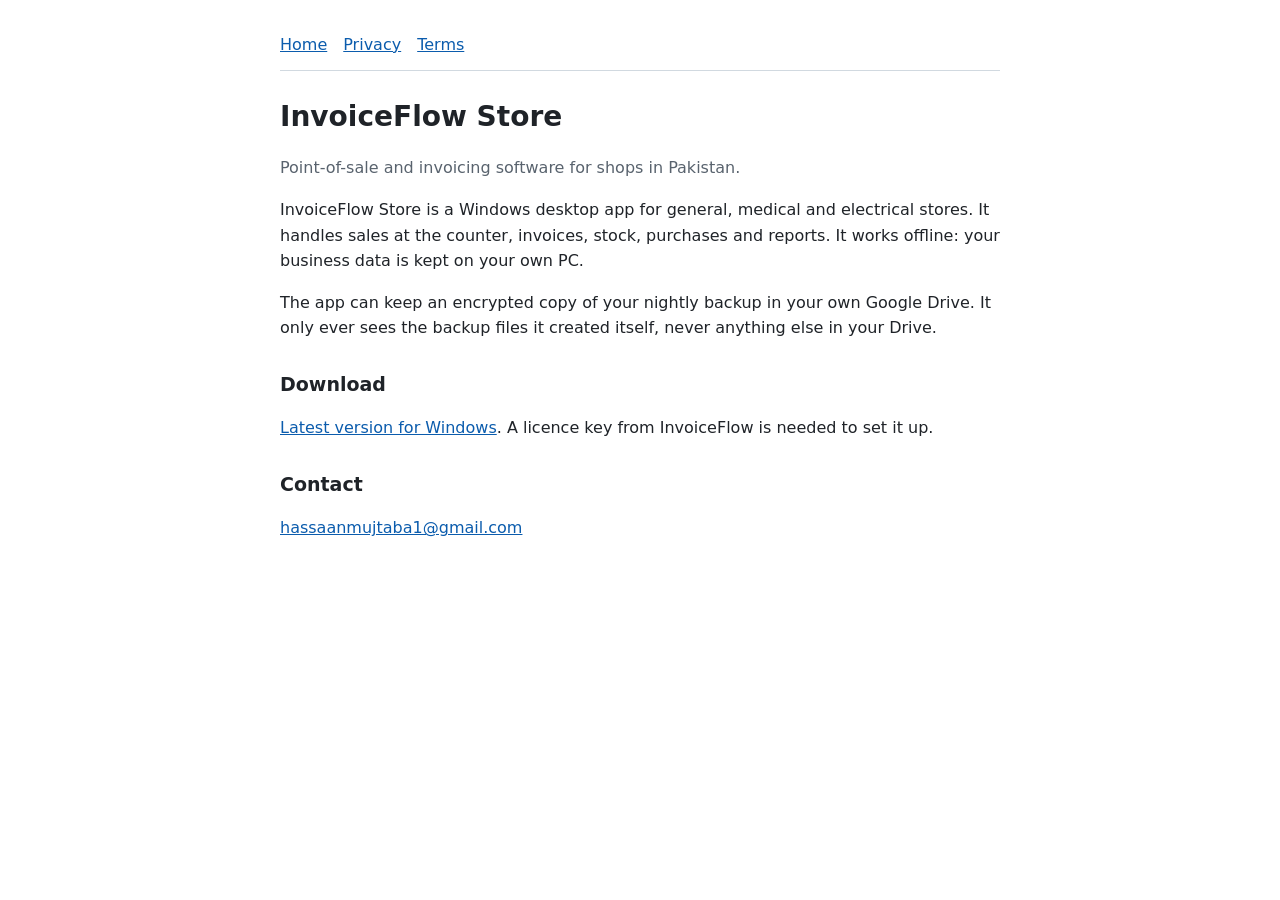
<file: index.html>
<!doctype html><html lang="en"><head><meta charset="utf-8"><meta name="viewport" content="width=device-width,initial-scale=1">
<title>InvoiceFlow Store</title><link rel="stylesheet" href="style.css"></head><body><main>
<nav><a href="./">Home</a><a href="privacy.html">Privacy</a><a href="terms.html">Terms</a></nav>
<h1>InvoiceFlow Store</h1>
<p class="muted">Point-of-sale and invoicing software for shops in Pakistan.</p>
<p>InvoiceFlow Store is a Windows desktop app for general, medical and electrical stores. It handles sales at the counter, invoices, stock, purchases and reports. It works offline: your business data is kept on your own PC.</p>
<p>The app can keep an encrypted copy of your nightly backup in your own Google Drive. It only ever sees the backup files it created itself, never anything else in your Drive.</p>
<h2>Download</h2>
<p><a href="https://github.com/HassaanMujtaba/invoiceflow-store-releases/releases/latest">Latest version for Windows</a>. A licence key from InvoiceFlow is needed to set it up.</p>
<h2>Contact</h2>
<p><a href="mailto:hassaanmujtaba1@gmail.com">hassaanmujtaba1@gmail.com</a></p>
</main></body></html>
</file>
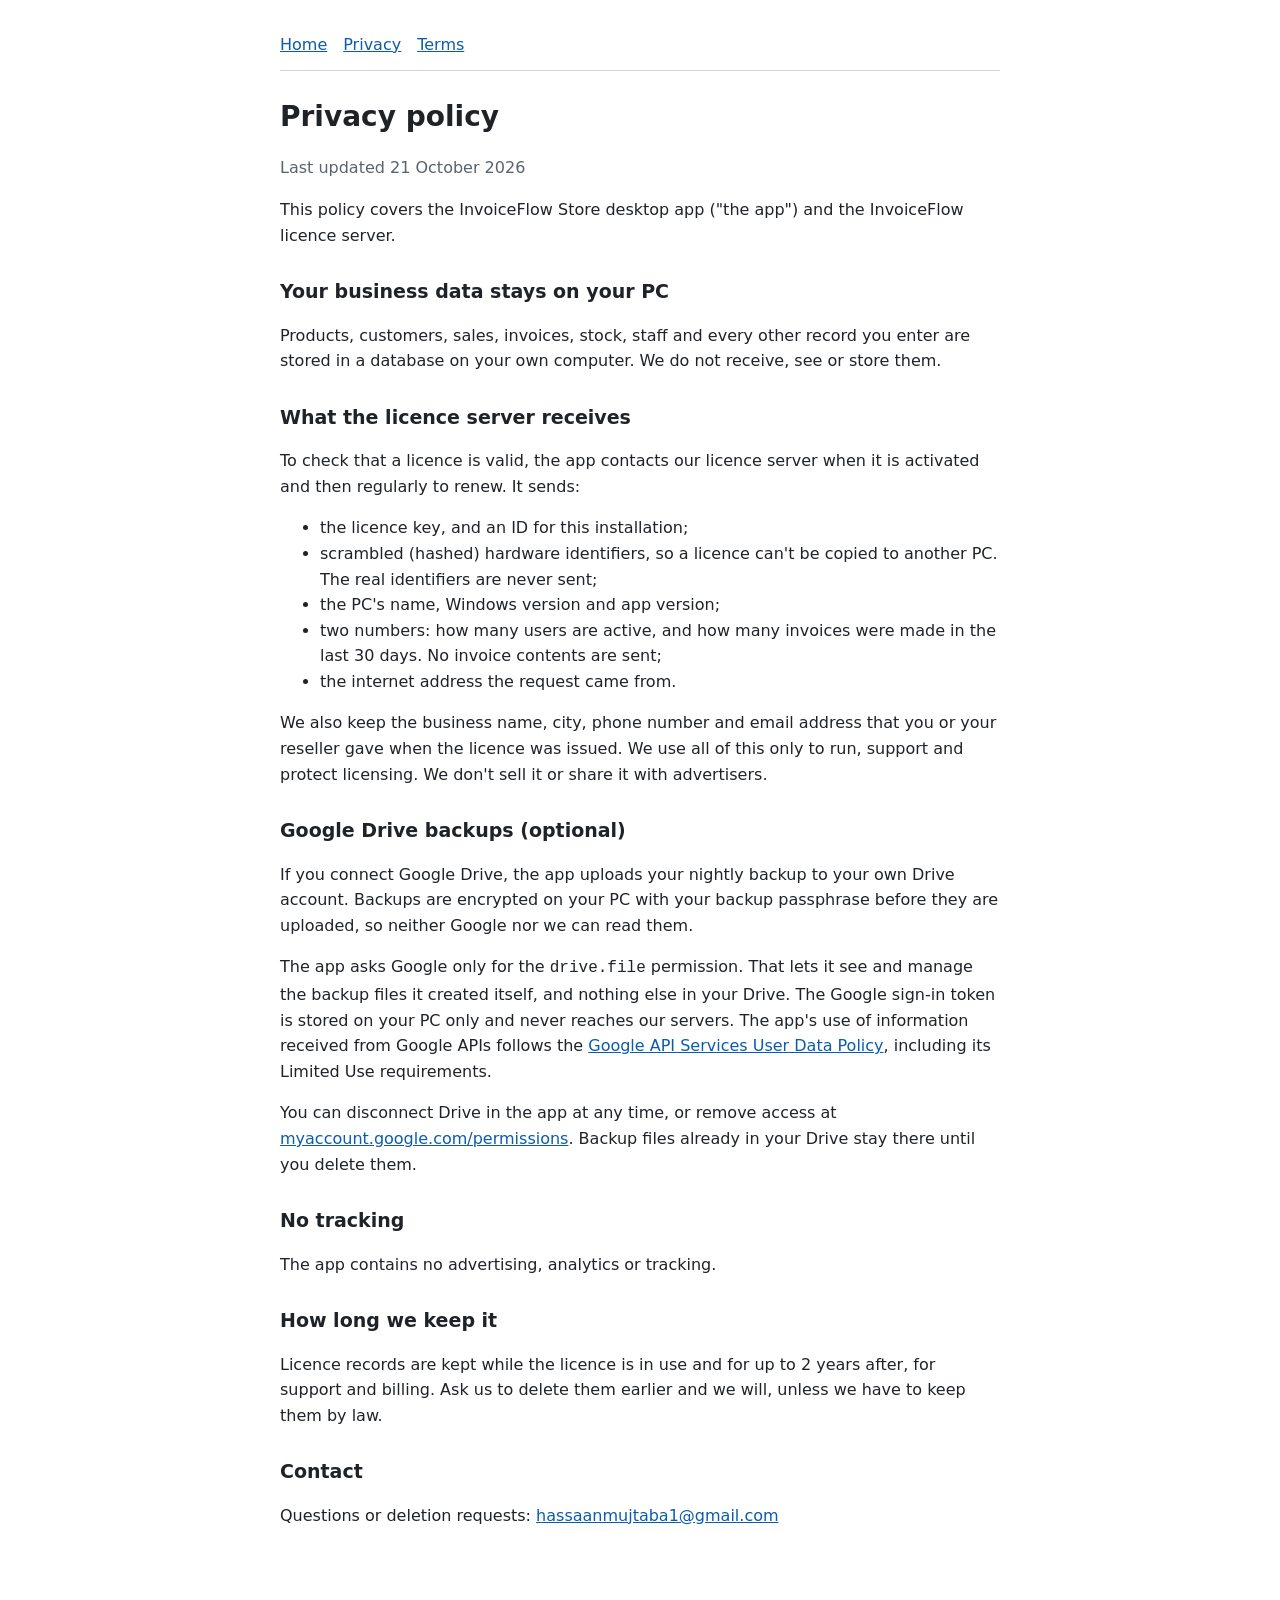
<file: privacy.html>
<!doctype html><html lang="en"><head><meta charset="utf-8"><meta name="viewport" content="width=device-width,initial-scale=1">
<title>InvoiceFlow Privacy</title><link rel="stylesheet" href="style.css"></head><body><main>
<nav><a href="./">Home</a><a href="privacy.html">Privacy</a><a href="terms.html">Terms</a></nav>
<h1>Privacy policy</h1>
<p class="muted">Last updated 21 October 2026</p>
<p>This policy covers the InvoiceFlow Store desktop app ("the app") and the InvoiceFlow licence server.</p>

<h2>Your business data stays on your PC</h2>
<p>Products, customers, sales, invoices, stock, staff and every other record you enter are stored in a database on your own computer. We do not receive, see or store them.</p>

<h2>What the licence server receives</h2>
<p>To check that a licence is valid, the app contacts our licence server when it is activated and then regularly to renew. It sends:</p>
<ul>
<li>the licence key, and an ID for this installation;</li>
<li>scrambled (hashed) hardware identifiers, so a licence can't be copied to another PC. The real identifiers are never sent;</li>
<li>the PC's name, Windows version and app version;</li>
<li>two numbers: how many users are active, and how many invoices were made in the last 30 days. No invoice contents are sent;</li>
<li>the internet address the request came from.</li>
</ul>
<p>We also keep the business name, city, phone number and email address that you or your reseller gave when the licence was issued. We use all of this only to run, support and protect licensing. We don't sell it or share it with advertisers.</p>

<h2>Google Drive backups (optional)</h2>
<p>If you connect Google Drive, the app uploads your nightly backup to your own Drive account. Backups are encrypted on your PC with your backup passphrase before they are uploaded, so neither Google nor we can read them.</p>
<p>The app asks Google only for the <code>drive.file</code> permission. That lets it see and manage the backup files it created itself, and nothing else in your Drive. The Google sign-in token is stored on your PC only and never reaches our servers. The app's use of information received from Google APIs follows the <a href="https://developers.google.com/terms/api-services-user-data-policy">Google API Services User Data Policy</a>, including its Limited Use requirements.</p>
<p>You can disconnect Drive in the app at any time, or remove access at <a href="https://myaccount.google.com/permissions">myaccount.google.com/permissions</a>. Backup files already in your Drive stay there until you delete them.</p>

<h2>No tracking</h2>
<p>The app contains no advertising, analytics or tracking.</p>

<h2>How long we keep it</h2>
<p>Licence records are kept while the licence is in use and for up to 2 years after, for support and billing. Ask us to delete them earlier and we will, unless we have to keep them by law.</p>

<h2>Contact</h2>
<p>Questions or deletion requests: <a href="mailto:hassaanmujtaba1@gmail.com">hassaanmujtaba1@gmail.com</a></p>
</main></body></html>
</file>
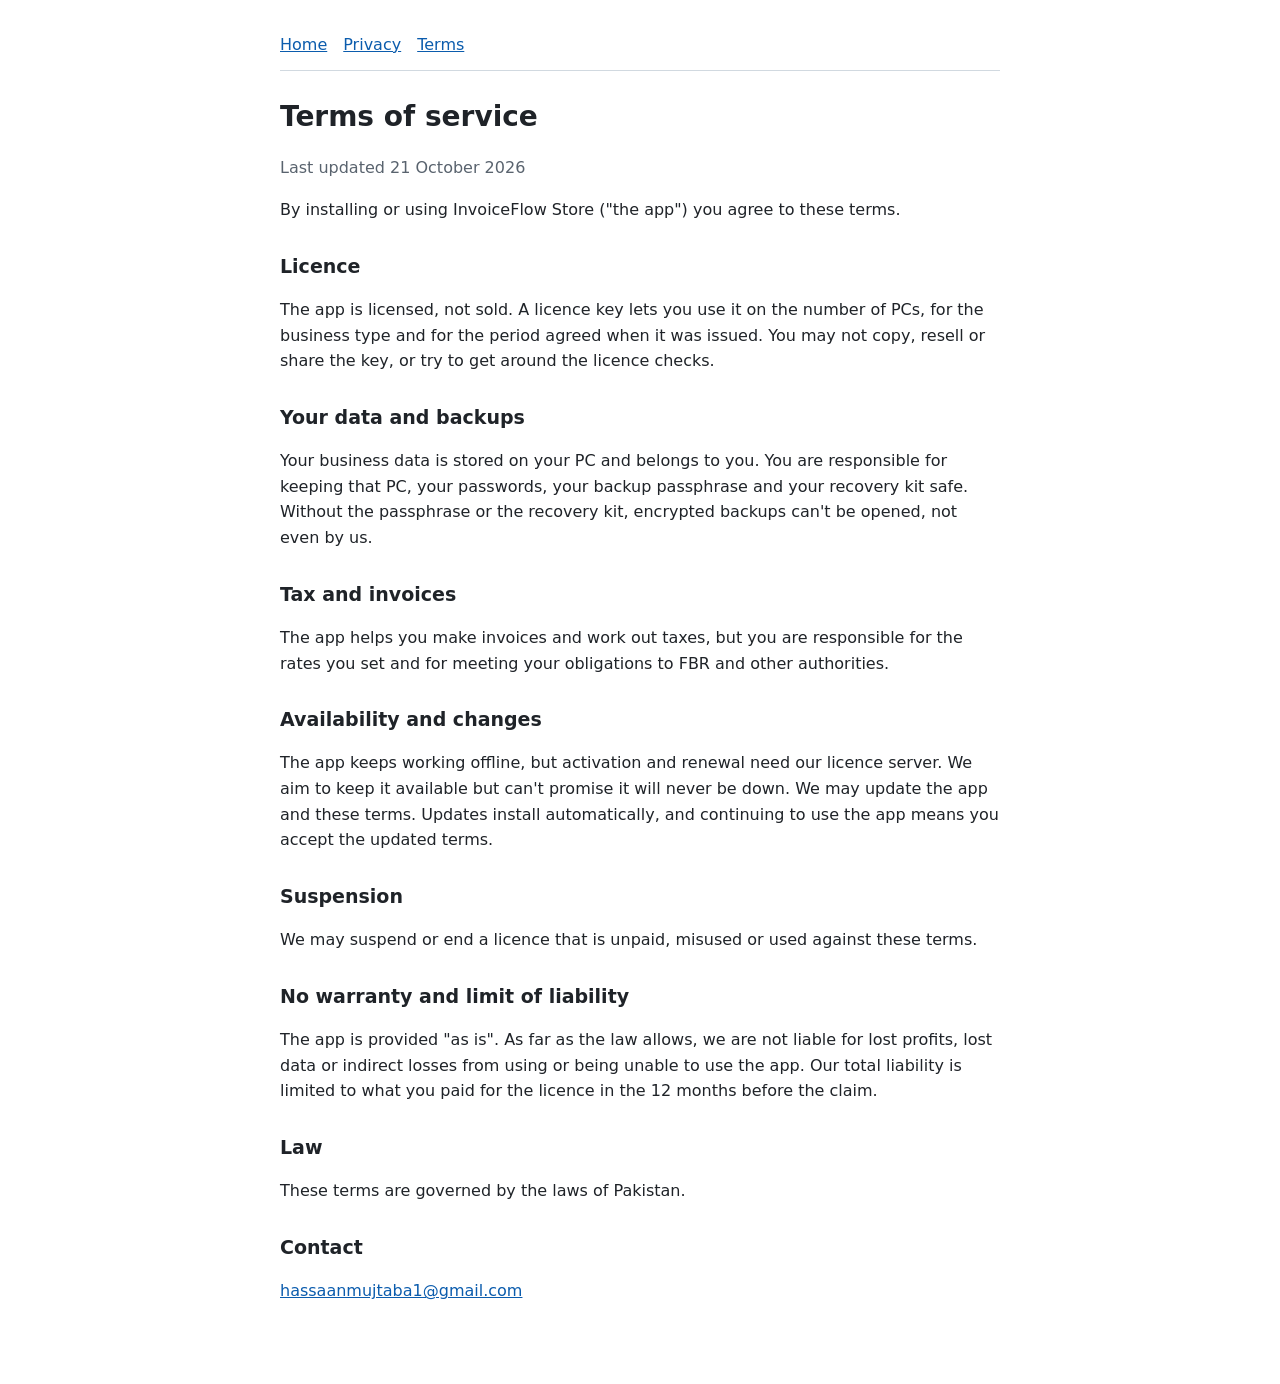
<file: terms.html>
<!doctype html><html lang="en"><head><meta charset="utf-8"><meta name="viewport" content="width=device-width,initial-scale=1">
<title>InvoiceFlow Terms</title><link rel="stylesheet" href="style.css"></head><body><main>
<nav><a href="./">Home</a><a href="privacy.html">Privacy</a><a href="terms.html">Terms</a></nav>
<h1>Terms of service</h1>
<p class="muted">Last updated 21 October 2026</p>
<p>By installing or using InvoiceFlow Store ("the app") you agree to these terms.</p>

<h2>Licence</h2>
<p>The app is licensed, not sold. A licence key lets you use it on the number of PCs, for the business type and for the period agreed when it was issued. You may not copy, resell or share the key, or try to get around the licence checks.</p>

<h2>Your data and backups</h2>
<p>Your business data is stored on your PC and belongs to you. You are responsible for keeping that PC, your passwords, your backup passphrase and your recovery kit safe. Without the passphrase or the recovery kit, encrypted backups can't be opened, not even by us.</p>

<h2>Tax and invoices</h2>
<p>The app helps you make invoices and work out taxes, but you are responsible for the rates you set and for meeting your obligations to FBR and other authorities.</p>

<h2>Availability and changes</h2>
<p>The app keeps working offline, but activation and renewal need our licence server. We aim to keep it available but can't promise it will never be down. We may update the app and these terms. Updates install automatically, and continuing to use the app means you accept the updated terms.</p>

<h2>Suspension</h2>
<p>We may suspend or end a licence that is unpaid, misused or used against these terms.</p>

<h2>No warranty and limit of liability</h2>
<p>The app is provided "as is". As far as the law allows, we are not liable for lost profits, lost data or indirect losses from using or being unable to use the app. Our total liability is limited to what you paid for the licence in the 12 months before the claim.</p>

<h2>Law</h2>
<p>These terms are governed by the laws of Pakistan.</p>

<h2>Contact</h2>
<p><a href="mailto:hassaanmujtaba1@gmail.com">hassaanmujtaba1@gmail.com</a></p>
</main></body></html>
</file>
<file: style.css>
:root{--bg:#fff;--fg:#1f2328;--muted:#59636e;--accent:#0b5cad;--line:#d1d9e0}
@media (prefers-color-scheme:dark){:root{--bg:#0d1117;--fg:#e6edf3;--muted:#9198a1;--accent:#58a6ff;--line:#30363d}}
body{margin:0;background:var(--bg);color:var(--fg);font:16px/1.6 system-ui,-apple-system,"Segoe UI",sans-serif}
main{max-width:720px;margin:0 auto;padding:32px 16px 64px}
h1{font-size:28px;margin:0 0 4px}h2{font-size:19px;margin:28px 0 6px}
p,li{color:var(--fg)}.muted{color:var(--muted)}a{color:var(--accent)}
nav{display:flex;gap:16px;border-bottom:1px solid var(--line);padding-bottom:12px;margin-bottom:24px}
</file>
